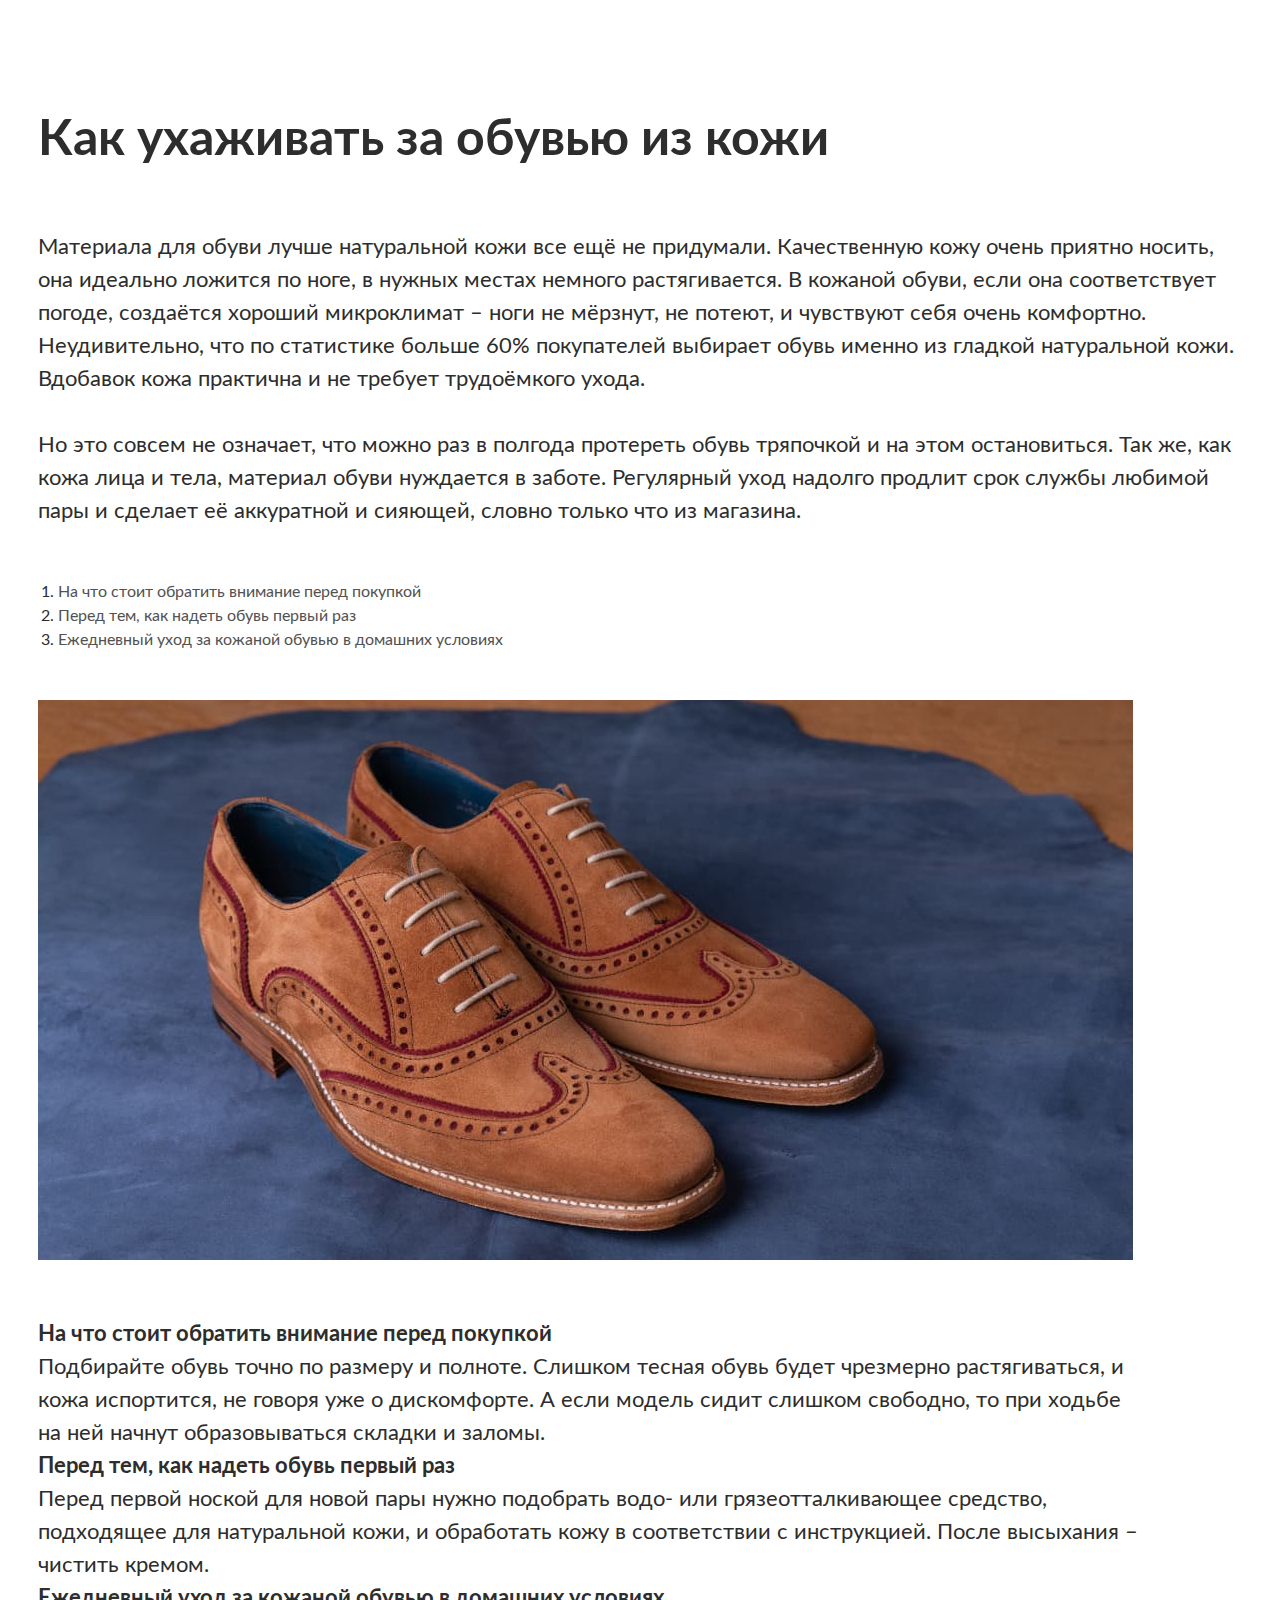
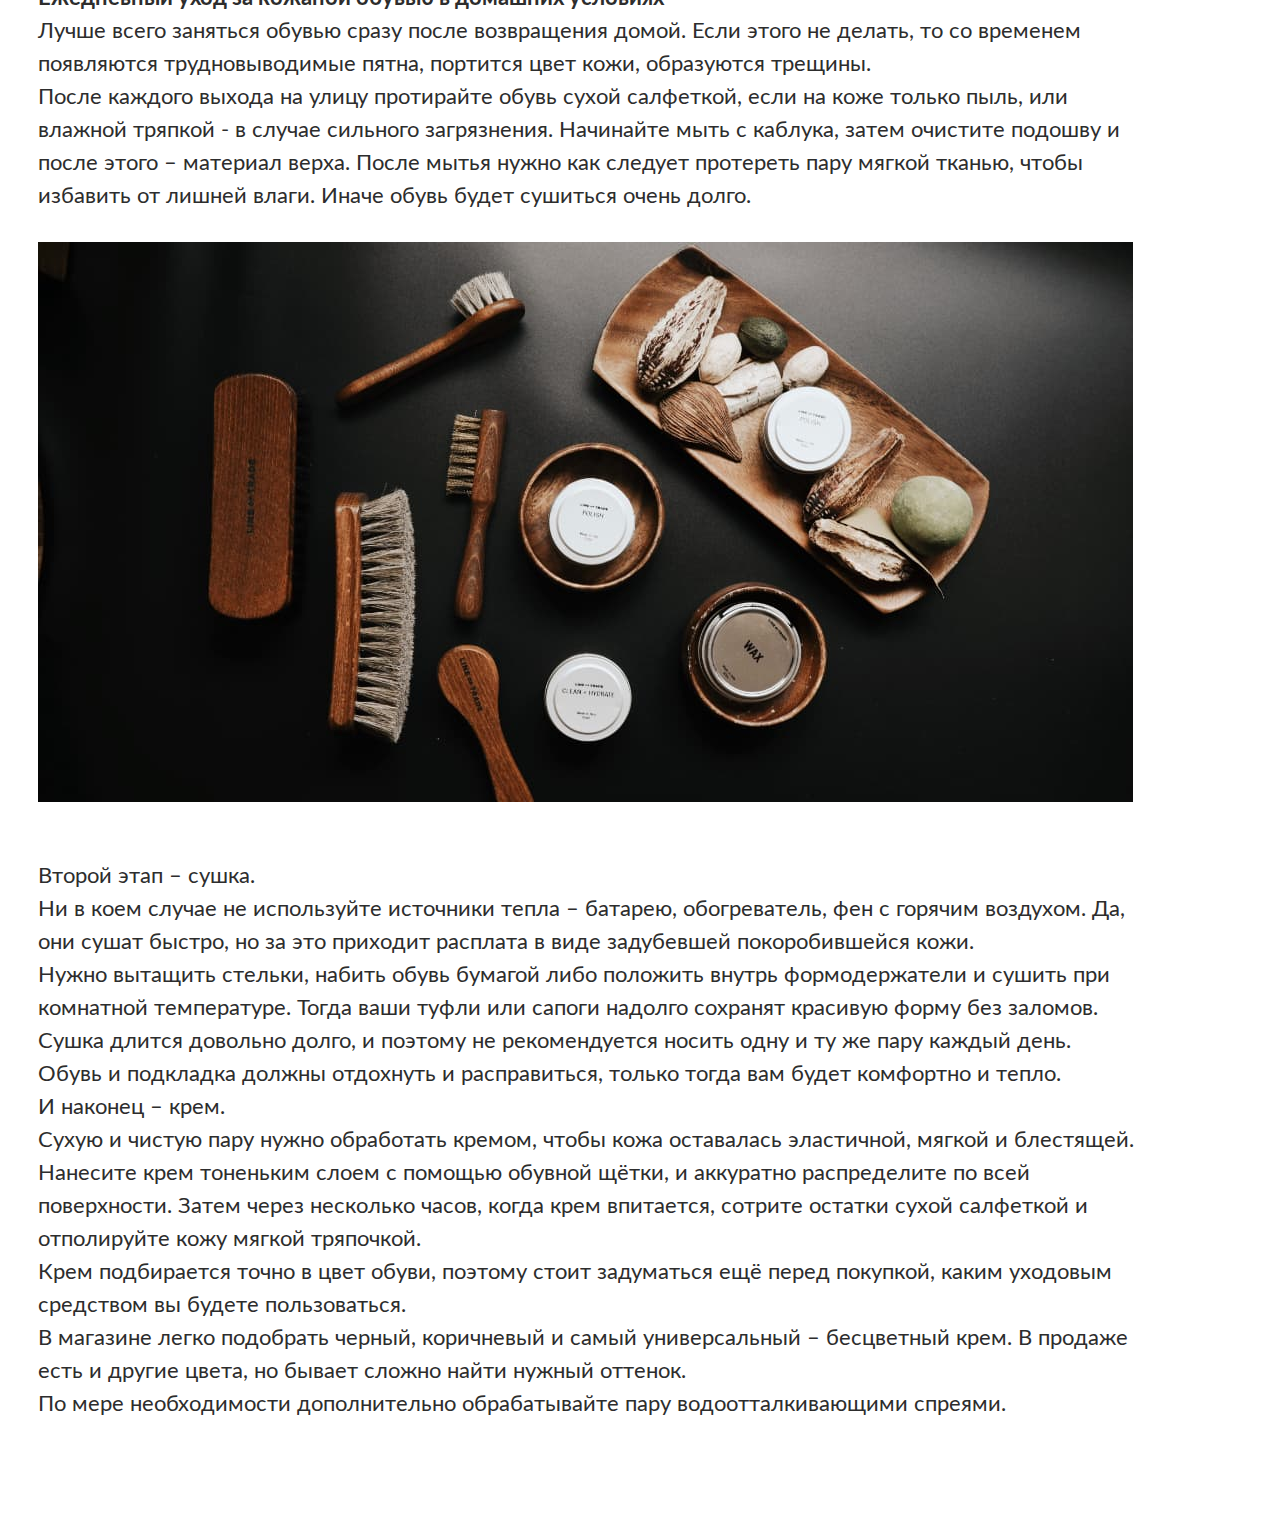
<file: index.html>
<!DOCTYPE html>
<html lang="ru">

<head>
    <meta charset="UTF-8">
    <meta http-equiv="X-UA-Compatible" content="IE=edge">
    <meta name="viewport" content="width=device-width, initial-scale=1.0">

    <link rel="preload" href="fonts/lato-regular.woff2" as="font" type="font/woff2" crossorigin>
    <link rel="preload" href="fonts/lato-bold.woff2" as="font" type="font/woff2" crossorigin>
    <link rel="preload" href="fonts/lato-regular.woff" as="font" type="font/woff" crossorigin>
    <link rel="preload" href="fonts/lato-bold.woff" as="font" type="font/woff" crossorigin>

    <link rel="stylesheet" href="css/style.css">
    <title>Shop Online</title>
</head>

<body class="page">
    <article class="container">
        <h1 class="page__title">Как ухаживать за обувью из кожи</h1>
        <p class="paragraph">Материала для обуви лучше натуральной кожи все ещё не придумали.
            Качественную кожу очень приятно носить, она идеально ложится по ноге, в нужных местах немного
            растягивается.
            В кожаной обуви, если она соответствует погоде, создаётся хороший микроклимат – ноги не мёрзнут, не
            потеют, и чувствуют себя очень комфортно.
            Неудивительно, что по статистике больше 60% покупателей выбирает обувь именно из гладкой натуральной
            кожи. Вдобавок кожа практична и не требует трудоёмкого ухода.
        </p>
        <p class="paragraph">
            Но это совсем не означает, что можно раз в полгода протереть обувь тряпочкой и на этом остановиться.
            Так же, как кожа лица и тела, материал обуви нуждается в заботе.
            Регулярный уход надолго продлит срок службы любимой пары и сделает её аккуратной и сияющей, словно
            только что из магазина.
        </p>
        <nav class="menu">
            <ol class="menu__list">
                <li><a class="menu__link" href="#before-buy">На что стоит обратить внимание перед покупкой</a></li>
                <li><a class="menu__link" href="#recommend">Перед тем, как надеть обувь первый раз</a></li>
                <li><a class="menu__link" href="#daily-care">Ежедневный уход за кожаной обувью в домашних условиях</a></li>
            </ol>
        </nav>
        <div class="container__small">
            <section id="before-buy">
                <img class="image" src="image/shoes.jpg" alt="мужские туфли">

                <h2 class="page__subtitle">На что стоит обратить внимание перед покупкой</h2>

                <p class="paragraph">Подбирайте обувь точно по размеру и полноте. Слишком тесная обувь будет чрезмерно
                    растягиваться,
                    и кожа испортится, не говоря уже о дискомфорте. А если модель сидит слишком свободно, то при
                    ходьбе на ней начнут образовываться складки и заломы.</p>
            </section>

            <section id="recommend">
                <h2 class="page__subtitle">Перед тем, как надеть обувь первый раз</h2>

                <p class="paragraph">Перед первой ноской для новой пары нужно подобрать водо- или грязеотталкивающее
                    средство,
                    подходящее для натуральной кожи, и обработать кожу в соответствии с инструкцией. После высыхания
                    – чистить кремом.</p>
            </section>

            <section id="daily-care">
                <h2 class="page__subtitle">Ежедневный уход за кожаной обувью в домашних условиях</h2>

                <p class="text">Лучше всего заняться обувью сразу после возвращения домой. Если этого не
                    делать, то
                    со
                    временем
                    появляются трудновыводимые пятна, портится цвет кожи, образуются трещины.</p>

                <p class="text">
                    После каждого выхода на улицу протирайте обувь сухой салфеткой, если на коже только пыль, или
                    влажной тряпкой - в случае сильного загрязнения. Начинайте мыть с каблука, затем очистите
                    подошву и
                    после этого – материал верха. После мытья нужно как следует протереть пару мягкой тканью, чтобы
                    избавить от лишней влаги. Иначе обувь будет сушиться очень долго.
                </p>
            </section>

            <section>
                <img class="image" src="image/shoes-access.jpg" alt="Аксессуары для ухода за обувью">
                <h3 class="title">Второй этап – сушка.</h3>
                <p class="text">
                    Ни в коем случае не используйте источники тепла – батарею, обогреватель, фен с горячим воздухом.
                    Да,
                    они сушат быстро, но за это приходит расплата в виде задубевшей покоробившейся кожи.</p>
                <p class="text">Нужно вытащить стельки, набить обувь бумагой либо положить внутрь формодержатели и
                    сушить при
                    комнатной температуре. Тогда ваши туфли или сапоги надолго сохранят красивую форму без заломов.
                </p>
                <p class="text">Сушка длится довольно долго, и поэтому не рекомендуется носить одну и ту же
                    пару каждый день. Обувь
                    и подкладка должны отдохнуть и расправиться, только тогда вам будет комфортно и тепло.</p>
            </section>


            <section>
                <h3 class="title">И наконец – крем.</h3>
                <p class="text">
                    Сухую и чистую пару нужно обработать кремом, чтобы кожа оставалась эластичной, мягкой и
                    блестящей.
                    Нанесите крем тоненьким слоем с помощью обувной щётки, и аккуратно распределите по всей
                    поверхности.
                    Затем через несколько часов, когда крем впитается, сотрите остатки сухой салфеткой и отполируйте
                    кожу мягкой тряпочкой.</p>
                <p class="text">Крем подбирается точно в цвет обуви, поэтому стоит задуматься ещё перед покупкой, каким
                    уходовым
                    средством вы будете пользоваться.</p>
                <p class="text">В магазине легко подобрать черный, коричневый и самый универсальный – бесцветный крем. В
                    продаже
                    есть и другие цвета, но бывает сложно найти нужный оттенок.</p>
                <p class="text">По мере необходимости дополнительно обрабатывайте пару водоотталкивающими спреями.</p>
            </section>

        </div>
    </article>
</body>

</html>
</file>
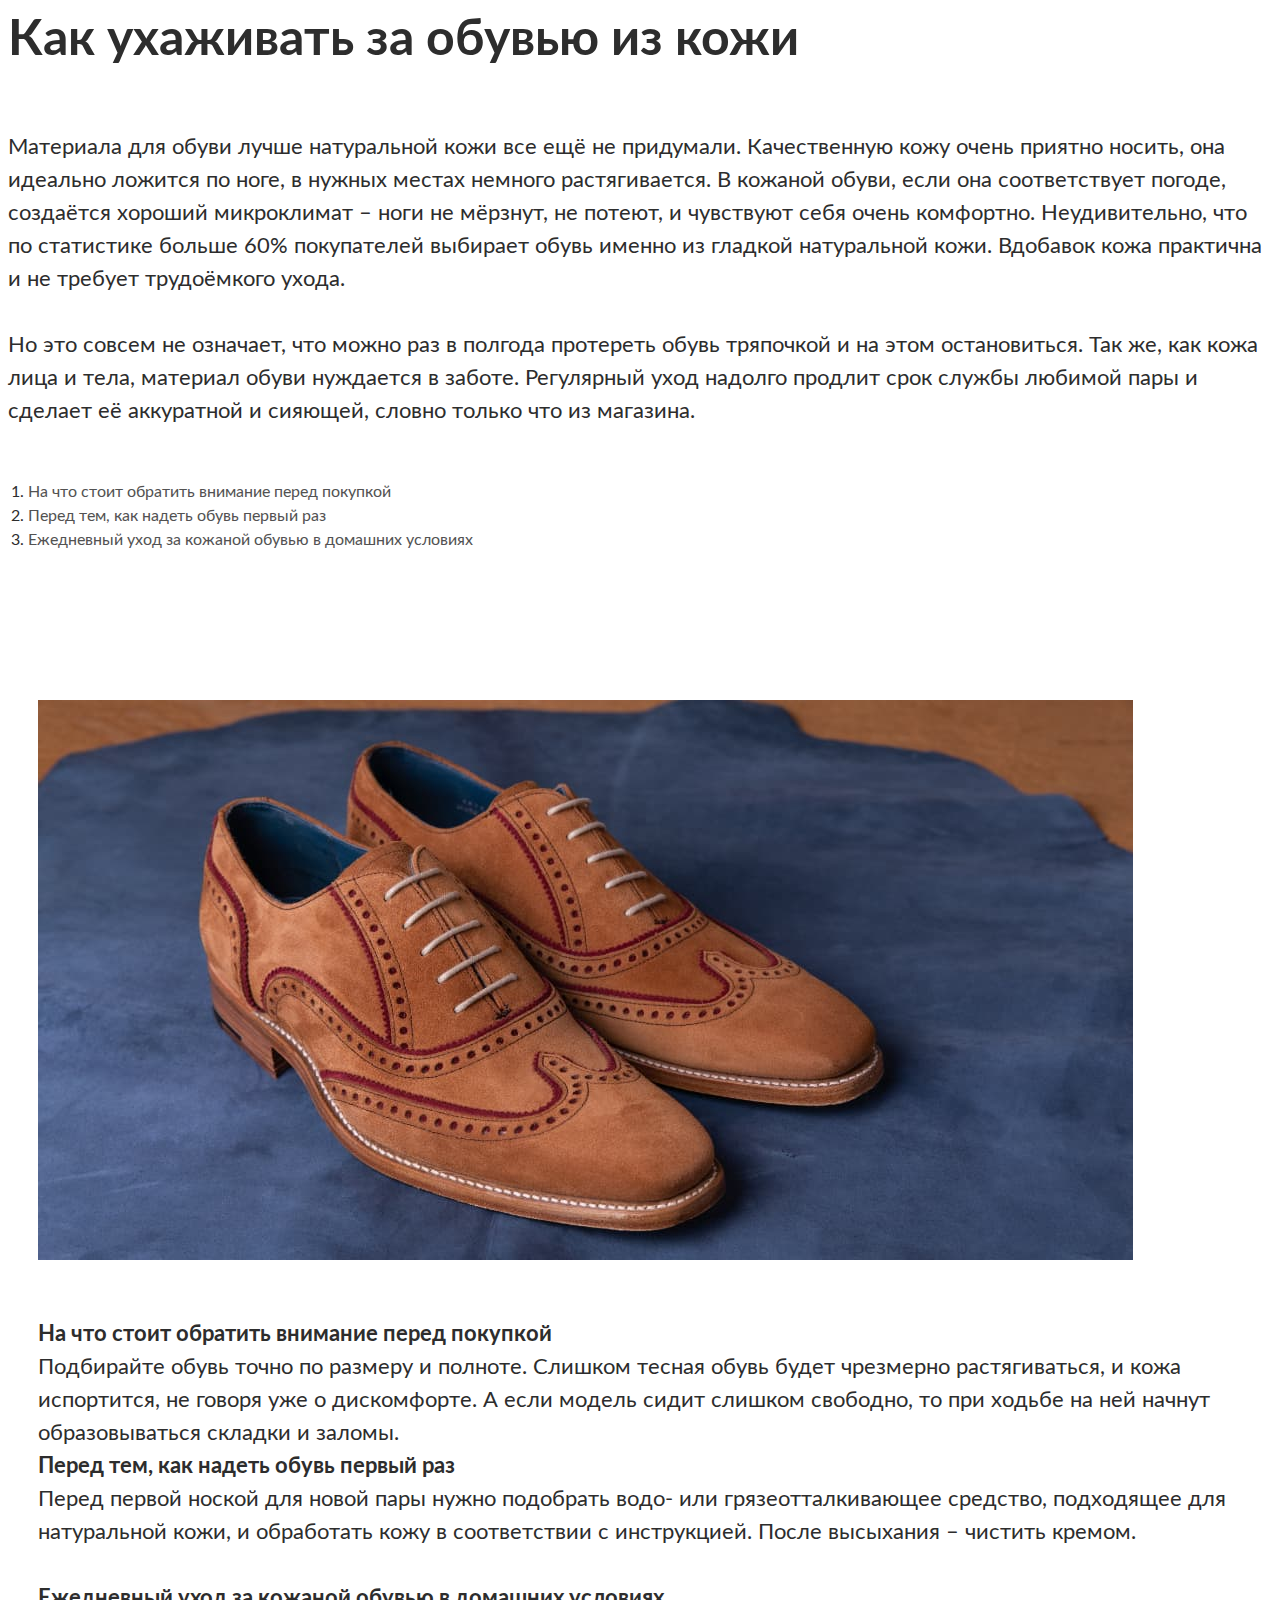
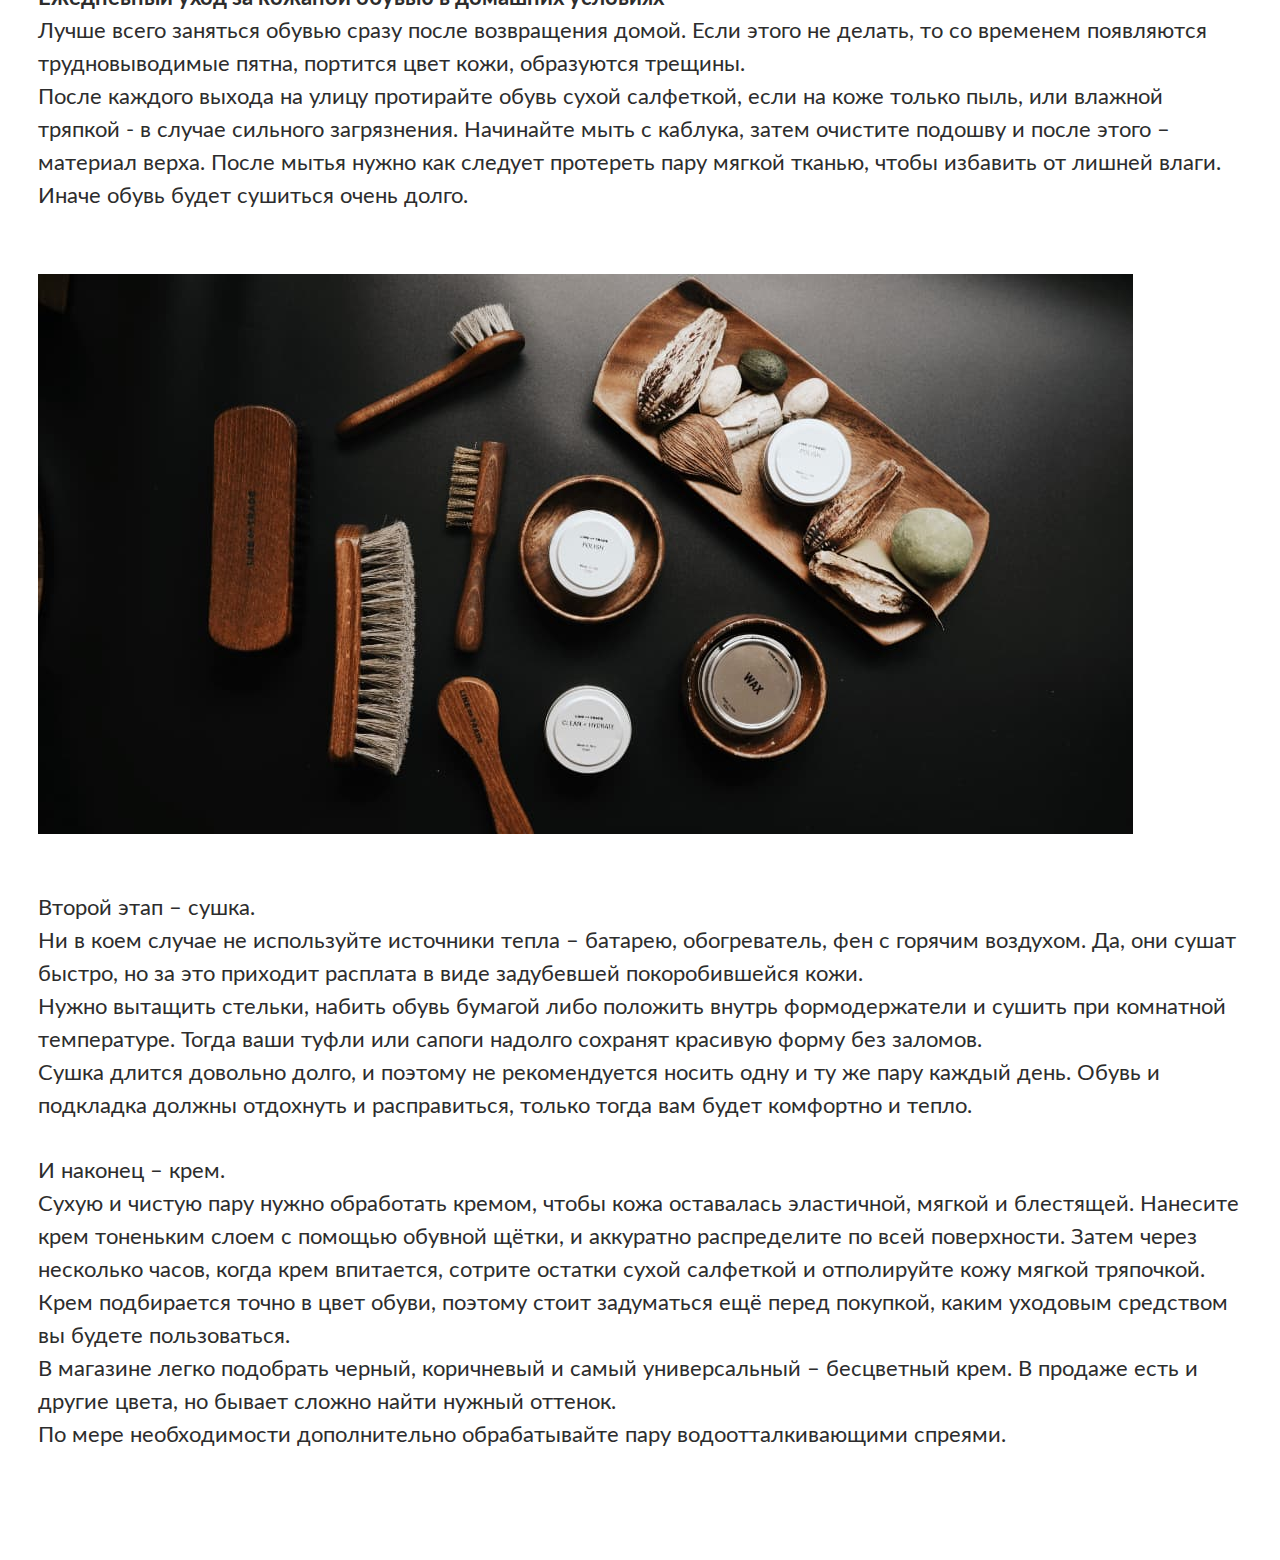
<file: article.html>
<!DOCTYPE html>
<html lang="ru">

<head>
    <meta charset="UTF-8">
    <meta http-equiv="X-UA-Compatible" content="IE=edge">
    <meta name="viewport" content="width=device-width, initial-scale=1.0">

    <link rel="preload" href="fonts/lato-regular.woff2" as="font" type="font/woff2" crossorigin>
    <link rel="preload" href="fonts/lato-bold.woff2" as="font" type="font/woff2" crossorigin>
    <link rel="preload" href="fonts/lato-regular.woff" as="font" type="font/woff" crossorigin>
    <link rel="preload" href="fonts/lato-bold.woff" as="font" type="font/woff" crossorigin>

    <link rel="stylesheet" href="css/style.css">
    <title>Shop Online</title>
</head>

<body class="page">
    <article class="wrapper">
        <h1 class="page__title">Как ухаживать за обувью из кожи</h1>
        <p class="paragraph">Материала для обуви лучше натуральной кожи все ещё не придумали.
            Качественную кожу очень приятно носить, она идеально ложится по ноге, в нужных местах немного
            растягивается.
            В кожаной обуви, если она соответствует погоде, создаётся хороший микроклимат – ноги не мёрзнут, не
            потеют, и чувствуют себя очень комфортно.
            Неудивительно, что по статистике больше 60% покупателей выбирает обувь именно из гладкой натуральной
            кожи. Вдобавок кожа практична и не требует трудоёмкого ухода.
        </p>
        <p class="paragraph">
            Но это совсем не означает, что можно раз в полгода протереть обувь тряпочкой и на этом остановиться.
            Так же, как кожа лица и тела, материал обуви нуждается в заботе.
            Регулярный уход надолго продлит срок службы любимой пары и сделает её аккуратной и сияющей, словно
            только что из магазина.
        </p>
        <nav class="menu">
            <ol class="menu__list">
                <li><a class="menu__link" href="#before-buy">На что стоит обратить внимание перед покупкой</a></li>
                <li><a class="menu__link" href="#recommend">Перед тем, как надеть обувь первый раз</a></li>
                <li><a class="menu__link" href="#daily-care">Ежедневный уход за кожаной обувью в домашних условиях</a></li>
            </ol>
        </nav>
        <div class="container">
            <section class="before-buy" id="before-buy">
                <img class="before-buy__image image" src="image/shoes.jpg" alt="мужские туфли">

                <h2 class="page__subtitle">На что стоит обратить внимание перед покупкой</h2>

                <p class="paragraph">Подбирайте обувь точно по размеру и полноте. Слишком тесная обувь будет чрезмерно
                    растягиваться,
                    и кожа испортится, не говоря уже о дискомфорте. А если модель сидит слишком свободно, то при
                    ходьбе на ней начнут образовываться складки и заломы.</p>
            </section>

            <section class="recommend" id="recommend">
                <h2 class="page__subtitle">Перед тем, как надеть обувь первый раз</h2>

                <p class="paragraph">Перед первой ноской для новой пары нужно подобрать водо- или грязеотталкивающее
                    средство,
                    подходящее для натуральной кожи, и обработать кожу в соответствии с инструкцией. После высыхания
                    – чистить кремом.</p>
            </section>

            <section class="care" id="daily-care">
                <h2 class="page__subtitle">Ежедневный уход за кожаной обувью в домашних условиях</h2>

                <p class="text">Лучше всего заняться обувью сразу после возвращения домой. Если этого не
                    делать, то
                    со
                    временем
                    появляются трудновыводимые пятна, портится цвет кожи, образуются трещины.</p>

                <p class="text">
                    После каждого выхода на улицу протирайте обувь сухой салфеткой, если на коже только пыль, или
                    влажной тряпкой - в случае сильного загрязнения. Начинайте мыть с каблука, затем очистите
                    подошву и
                    после этого – материал верха. После мытья нужно как следует протереть пару мягкой тканью, чтобы
                    избавить от лишней влаги. Иначе обувь будет сушиться очень долго.
                </p>
            </section>

            <section class="care">
                <img class="care__image image" src="image/shoes-access.jpg" alt="Аксессуары для ухода за обувью">
                <h3 class="care__title title">Второй этап – сушка.</h3>
                <p class="text">
                    Ни в коем случае не используйте источники тепла – батарею, обогреватель, фен с горячим воздухом.
                    Да,
                    они сушат быстро, но за это приходит расплата в виде задубевшей покоробившейся кожи.</p>
                <p class="text">Нужно вытащить стельки, набить обувь бумагой либо положить внутрь формодержатели и
                    сушить при
                    комнатной температуре. Тогда ваши туфли или сапоги надолго сохранят красивую форму без заломов.
                </p>
                <p class="text">Сушка длится довольно долго, и поэтому не рекомендуется носить одну и ту же
                    пару каждый день. Обувь
                    и подкладка должны отдохнуть и расправиться, только тогда вам будет комфортно и тепло.</p>
            </section>


            <section class="finel-care">
                <h3 class="finel-care__title title">И наконец – крем.</h3>
                <p class="text">
                    Сухую и чистую пару нужно обработать кремом, чтобы кожа оставалась эластичной, мягкой и
                    блестящей.
                    Нанесите крем тоненьким слоем с помощью обувной щётки, и аккуратно распределите по всей
                    поверхности.
                    Затем через несколько часов, когда крем впитается, сотрите остатки сухой салфеткой и отполируйте
                    кожу мягкой тряпочкой.</p>
                <p class="text">Крем подбирается точно в цвет обуви, поэтому стоит задуматься ещё перед покупкой, каким
                    уходовым
                    средством вы будете пользоваться.</p>
                <p class="text">В магазине легко подобрать черный, коричневый и самый универсальный – бесцветный крем. В
                    продаже
                    есть и другие цвета, но бывает сложно найти нужный оттенок.</p>
                <p class="text">По мере необходимости дополнительно обрабатывайте пару водоотталкивающими спреями.</p>
            </section>

        </div>
    </article>
</body>

</html>
</file>
<file: css/style.css>
@import "menu.css";

@font-face {
    font-family: Lato;
    src: local("Lato"), local("Lato Regular"), local("Lato-Regular"),
        url("../fonts/lato-regular.woff2") format("woff2"),
        url("../fonts/lato-regular.woff") format("woff");
    font-weight: 400;
    font-display: swap;
}

@font-face {
    font-family: Lato;
    src: local("Lato"), local("Lato Bold"), local("Lato-Bold"),
        url("../fonts/lato-bold.woff2") format("woff2"),
        url("../fonts/lato-bold.woff") format("woff");
    font-weight: 700;
    font-display: swap;
}

* {
    box-sizing: border-box;
}

.page {
    font-family: Lato, sans-serif;
    color: #2d2d2d;
    line-height: 1.5;
    font-size: 22px;
    font-weight: 400;
}

.container {
    max-width: 1750px;
    padding: 100px 30px 100px 30px;
    margin: 0 auto;
}

.container__small {
    max-width: 1100px;
}

.page__title {
    font-size: 50px;
    line-height: 1.3;
    font-weight: 700;
    margin: 0 0 58px 0;
}

.page__subtitle {
    font-size: 22px;
    font-weight: 700;
    margin: 0;
}

.title {
    font-size: 22px;
    line-height: 1.5;
    font-weight: 400;
    margin: 0;
}

.paragraph {
    margin: 0 0 33px 0;
}

.paragraph:last-child {
    margin: 0;
}

.recommend {
    margin-bottom: 33px;
}

.text {
    margin: 0;
}

.image {
    padding: 29px 0 48px;
}

.care {
    margin: 0 0 32px 0;
}
</file>
